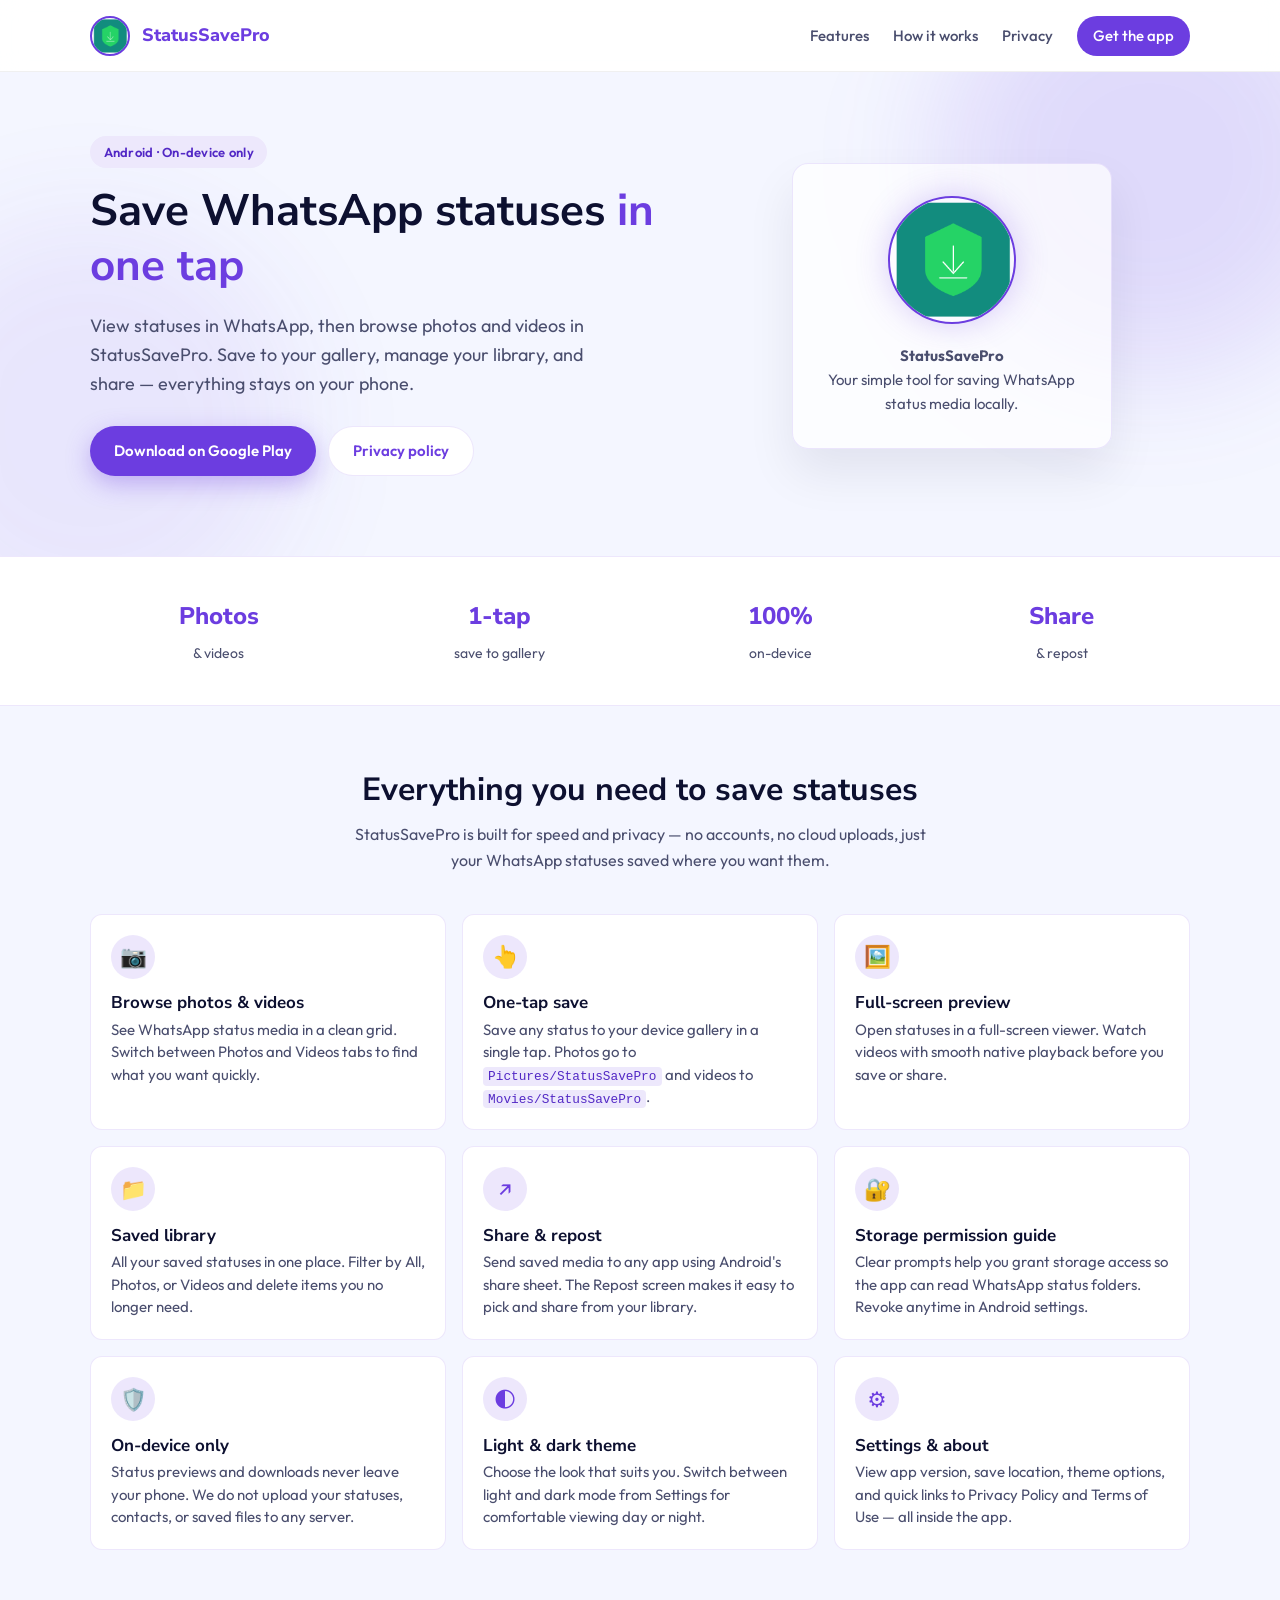
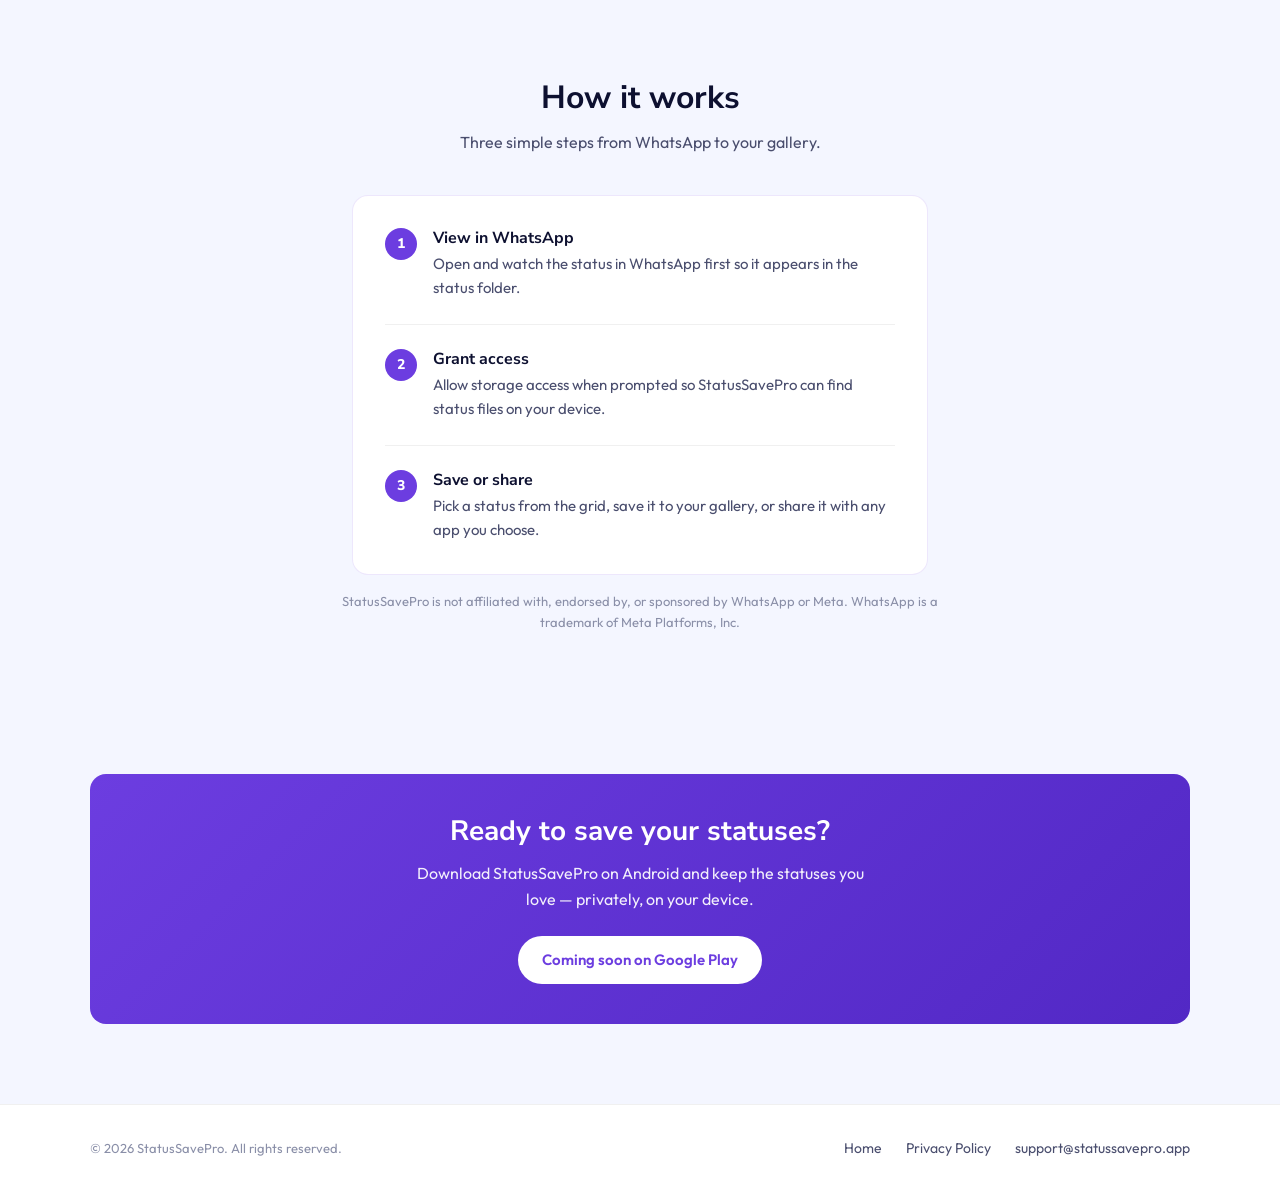
<file: index.html>
<!DOCTYPE html>
<html lang="en">
  <head>
    <meta charset="UTF-8" />
    <meta name="viewport" content="width=device-width, initial-scale=1.0" />
    <meta
      name="description"
      content="StatusSavePro — save WhatsApp status photos and videos to your gallery. Browse, preview, save, and share — all on your device."
    />
    <title>StatusSavePro — Save WhatsApp Statuses</title>
    <link rel="preconnect" href="https://fonts.googleapis.com" />
    <link rel="preconnect" href="https://fonts.gstatic.com" crossorigin />
    <link
      href="https://fonts.googleapis.com/css2?family=Nunito+Sans:opsz,wght@6..12,400;6..12,600;6..12,700;6..12,800&family=Outfit:wght@400;500;600;700&display=swap"
      rel="stylesheet"
    />
    <link rel="icon" type="image/png" href="assets/logo.png" />
    <link rel="stylesheet" href="css/styles.css" />
  </head>
  <body>
    <header class="site-header">
      <div class="container">
        <a class="brand" href="index.html">
          <img src="assets/logo.png" alt="StatusSavePro logo" width="40" height="40" />
          <span class="brand-name">StatusSavePro</span>
        </a>
        <nav class="site-nav" aria-label="Main">
          <a href="#features">Features</a>
          <a href="#how-it-works">How it works</a>
          <a href="privacy.html">Privacy</a>
          <a class="nav-cta" href="#download">Get the app</a>
        </nav>
      </div>
    </header>

    <main>
      <section class="hero">
        <div class="hero-glow hero-glow--tr" aria-hidden="true"></div>
        <div class="hero-glow hero-glow--bl" aria-hidden="true"></div>
        <div class="container hero-inner">
          <div>
            <span class="hero-badge">Android · On-device only</span>
            <h1>Save WhatsApp statuses <span>in one tap</span></h1>
            <p class="hero-lead">
              View statuses in WhatsApp, then browse photos and videos in StatusSavePro.
              Save to your gallery, manage your library, and share — everything stays on your phone.
            </p>
            <div class="hero-actions">
              <a class="btn btn-primary" href="#download">Download on Google Play</a>
              <a class="btn btn-secondary" href="privacy.html">Privacy policy</a>
            </div>
          </div>
          <div class="hero-visual">
            <div class="hero-card">
              <img src="assets/logo.png" alt="" width="128" height="128" />
              <p>
                <strong>StatusSavePro</strong><br />
                Your simple tool for saving WhatsApp status media locally.
              </p>
            </div>
          </div>
        </div>
      </section>

      <section class="highlights" aria-label="App highlights">
        <div class="container highlights-grid">
          <div class="highlight">
            <strong>Photos</strong>
            <span>&amp; videos</span>
          </div>
          <div class="highlight">
            <strong>1-tap</strong>
            <span>save to gallery</span>
          </div>
          <div class="highlight">
            <strong>100%</strong>
            <span>on-device</span>
          </div>
          <div class="highlight">
            <strong>Share</strong>
            <span>&amp; repost</span>
          </div>
        </div>
      </section>

      <section class="section" id="features">
        <div class="container">
          <div class="section-header">
            <h2>Everything you need to save statuses</h2>
            <p>
              StatusSavePro is built for speed and privacy — no accounts, no cloud uploads,
              just your WhatsApp statuses saved where you want them.
            </p>
          </div>

          <div class="features-grid">
            <article class="feature-card">
              <div class="feature-icon" aria-hidden="true">📷</div>
              <h3>Browse photos &amp; videos</h3>
              <p>
                See WhatsApp status media in a clean grid. Switch between Photos and Videos tabs
                to find what you want quickly.
              </p>
            </article>

            <article class="feature-card">
              <div class="feature-icon" aria-hidden="true">👆</div>
              <h3>One-tap save</h3>
              <p>
                Save any status to your device gallery in a single tap. Photos go to
                <code>Pictures/StatusSavePro</code> and videos to <code>Movies/StatusSavePro</code>.
              </p>
            </article>

            <article class="feature-card">
              <div class="feature-icon" aria-hidden="true">🖼️</div>
              <h3>Full-screen preview</h3>
              <p>
                Open statuses in a full-screen viewer. Watch videos with smooth native playback
                before you save or share.
              </p>
            </article>

            <article class="feature-card">
              <div class="feature-icon" aria-hidden="true">📁</div>
              <h3>Saved library</h3>
              <p>
                All your saved statuses in one place. Filter by All, Photos, or Videos and
                delete items you no longer need.
              </p>
            </article>

            <article class="feature-card">
              <div class="feature-icon" aria-hidden="true">↗️</div>
              <h3>Share &amp; repost</h3>
              <p>
                Send saved media to any app using Android's share sheet. The Repost screen makes
                it easy to pick and share from your library.
              </p>
            </article>

            <article class="feature-card">
              <div class="feature-icon" aria-hidden="true">🔐</div>
              <h3>Storage permission guide</h3>
              <p>
                Clear prompts help you grant storage access so the app can read WhatsApp status
                folders. Revoke anytime in Android settings.
              </p>
            </article>

            <article class="feature-card">
              <div class="feature-icon" aria-hidden="true">🛡️</div>
              <h3>On-device only</h3>
              <p>
                Status previews and downloads never leave your phone. We do not upload your
                statuses, contacts, or saved files to any server.
              </p>
            </article>

            <article class="feature-card">
              <div class="feature-icon" aria-hidden="true">🌓</div>
              <h3>Light &amp; dark theme</h3>
              <p>
                Choose the look that suits you. Switch between light and dark mode from Settings
                for comfortable viewing day or night.
              </p>
            </article>

            <article class="feature-card">
              <div class="feature-icon" aria-hidden="true">⚙️</div>
              <h3>Settings &amp; about</h3>
              <p>
                View app version, save location, theme options, and quick links to Privacy Policy
                and Terms of Use — all inside the app.
              </p>
            </article>
          </div>
        </div>
      </section>

      <section class="section" id="how-it-works">
        <div class="container">
          <div class="section-header">
            <h2>How it works</h2>
            <p>Three simple steps from WhatsApp to your gallery.</p>
          </div>

          <div class="steps-panel">
            <div class="step">
              <span class="step-number">1</span>
              <div>
                <h3>View in WhatsApp</h3>
                <p>Open and watch the status in WhatsApp first so it appears in the status folder.</p>
              </div>
            </div>
            <div class="step">
              <span class="step-number">2</span>
              <div>
                <h3>Grant access</h3>
                <p>Allow storage access when prompted so StatusSavePro can find status files on your device.</p>
              </div>
            </div>
            <div class="step">
              <span class="step-number">3</span>
              <div>
                <h3>Save or share</h3>
                <p>Pick a status from the grid, save it to your gallery, or share it with any app you choose.</p>
              </div>
            </div>
          </div>

          <p class="disclaimer">
            StatusSavePro is not affiliated with, endorsed by, or sponsored by WhatsApp or Meta.
            WhatsApp is a trademark of Meta Platforms, Inc.
          </p>
        </div>
      </section>

      <section class="cta" id="download">
        <div class="container">
          <div class="cta-box">
            <h2>Ready to save your statuses?</h2>
            <p>
              Download StatusSavePro on Android and keep the statuses you love — privately, on your device.
            </p>
            <a class="btn btn-secondary" href="#">Coming soon on Google Play</a>
          </div>
        </div>
      </section>
    </main>

    <footer class="site-footer">
      <div class="container footer-inner">
        <p class="footer-copy">© 2026 StatusSavePro. All rights reserved.</p>
        <nav class="footer-links" aria-label="Footer">
          <a href="index.html">Home</a>
          <a href="privacy.html">Privacy Policy</a>
          <a href="mailto:support@statussavepro.app">support@statussavepro.app</a>
        </nav>
      </div>
    </footer>
  </body>
</html>
</file>
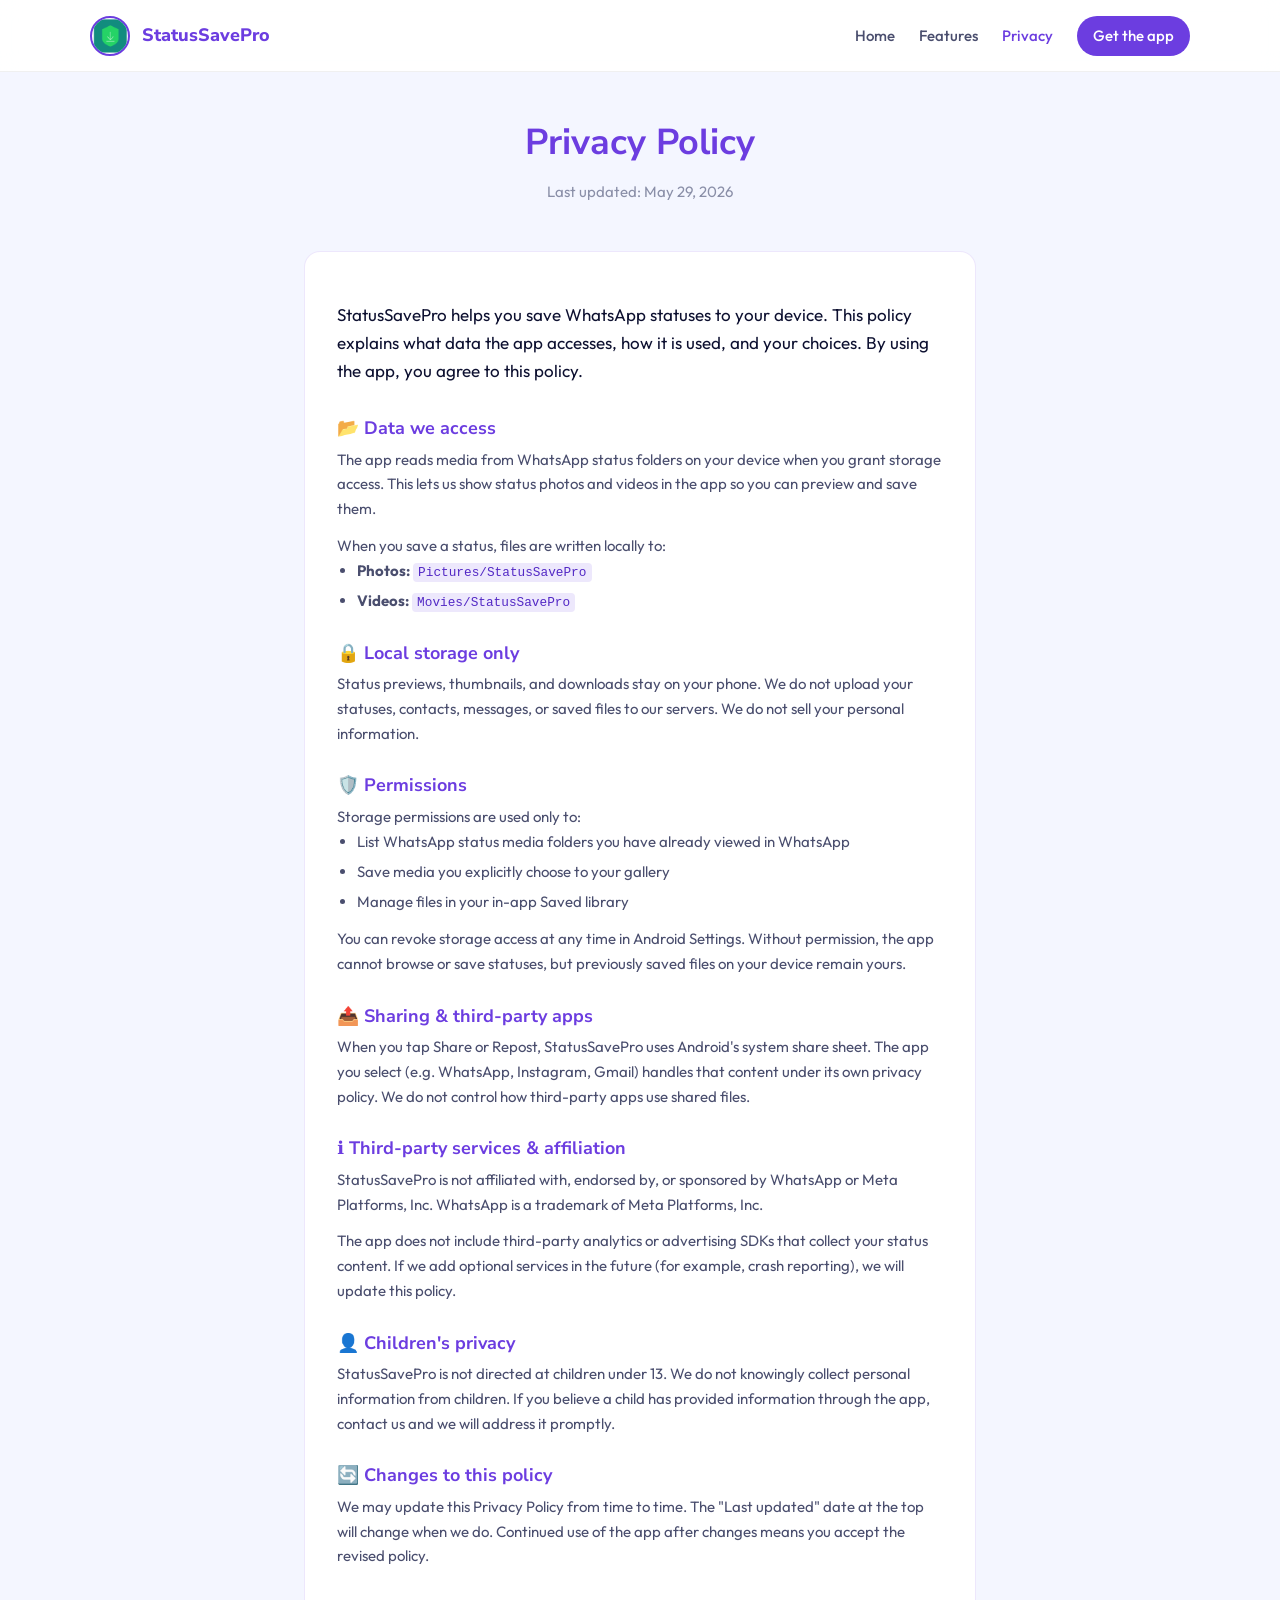
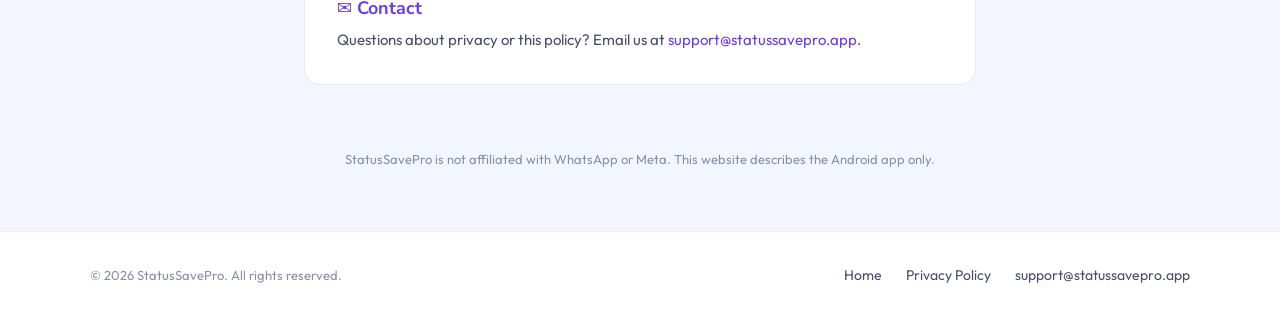
<file: privacy.html>
<!DOCTYPE html>
<html lang="en">
  <head>
    <meta charset="UTF-8" />
    <meta name="viewport" content="width=device-width, initial-scale=1.0" />
    <meta
      name="description"
      content="StatusSavePro Privacy Policy — how we handle your data, storage permissions, and on-device processing."
    />
    <title>Privacy Policy — StatusSavePro</title>
    <link rel="preconnect" href="https://fonts.googleapis.com" />
    <link rel="preconnect" href="https://fonts.gstatic.com" crossorigin />
    <link
      href="https://fonts.googleapis.com/css2?family=Nunito+Sans:opsz,wght@6..12,400;6..12,600;6..12,700;6..12,800&family=Outfit:wght@400;500;600;700&display=swap"
      rel="stylesheet"
    />
    <link rel="icon" type="image/png" href="assets/logo.png" />
    <link rel="stylesheet" href="css/styles.css" />
  </head>
  <body>
    <header class="site-header">
      <div class="container">
        <a class="brand" href="index.html">
          <img src="assets/logo.png" alt="StatusSavePro logo" width="40" height="40" />
          <span class="brand-name">StatusSavePro</span>
        </a>
        <nav class="site-nav" aria-label="Main">
          <a href="index.html">Home</a>
          <a href="index.html#features">Features</a>
          <a href="privacy.html" class="active">Privacy</a>
          <a class="nav-cta" href="index.html#download">Get the app</a>
        </nav>
      </div>
    </header>

    <main>
      <div class="container page-hero">
        <h1>Privacy Policy</h1>
        <p class="meta">Last updated: May 29, 2026</p>
      </div>

      <article class="container policy-panel">
        <p class="policy-intro">
          StatusSavePro helps you save WhatsApp statuses to your device. This policy explains
          what data the app accesses, how it is used, and your choices. By using the app, you
          agree to this policy.
        </p>

        <section class="policy-section">
          <h2>📂 Data we access</h2>
          <p>
            The app reads media from WhatsApp status folders on your device when you grant
            storage access. This lets us show status photos and videos in the app so you can
            preview and save them.
          </p>
          <p style="margin-top: 0.75rem">
            When you save a status, files are written locally to:
          </p>
          <ul>
            <li><strong>Photos:</strong> <code>Pictures/StatusSavePro</code></li>
            <li><strong>Videos:</strong> <code>Movies/StatusSavePro</code></li>
          </ul>
        </section>

        <section class="policy-section">
          <h2>🔒 Local storage only</h2>
          <p>
            Status previews, thumbnails, and downloads stay on your phone. We do not upload your
            statuses, contacts, messages, or saved files to our servers. We do not sell your
            personal information.
          </p>
        </section>

        <section class="policy-section">
          <h2>🛡️ Permissions</h2>
          <p>
            Storage permissions are used only to:
          </p>
          <ul>
            <li>List WhatsApp status media folders you have already viewed in WhatsApp</li>
            <li>Save media you explicitly choose to your gallery</li>
            <li>Manage files in your in-app Saved library</li>
          </ul>
          <p style="margin-top: 0.75rem">
            You can revoke storage access at any time in Android Settings. Without permission,
            the app cannot browse or save statuses, but previously saved files on your device
            remain yours.
          </p>
        </section>

        <section class="policy-section">
          <h2>📤 Sharing &amp; third-party apps</h2>
          <p>
            When you tap Share or Repost, StatusSavePro uses Android's system share sheet. The
            app you select (e.g. WhatsApp, Instagram, Gmail) handles that content under its own
            privacy policy. We do not control how third-party apps use shared files.
          </p>
        </section>

        <section class="policy-section">
          <h2>ℹ️ Third-party services &amp; affiliation</h2>
          <p>
            StatusSavePro is not affiliated with, endorsed by, or sponsored by WhatsApp or Meta
            Platforms, Inc. WhatsApp is a trademark of Meta Platforms, Inc.
          </p>
          <p style="margin-top: 0.75rem">
            The app does not include third-party analytics or advertising SDKs that collect your
            status content. If we add optional services in the future (for example, crash reporting),
            we will update this policy.
          </p>
        </section>

        <section class="policy-section">
          <h2>👤 Children's privacy</h2>
          <p>
            StatusSavePro is not directed at children under 13. We do not knowingly collect
            personal information from children. If you believe a child has provided information
            through the app, contact us and we will address it promptly.
          </p>
        </section>

        <section class="policy-section">
          <h2>🔄 Changes to this policy</h2>
          <p>
            We may update this Privacy Policy from time to time. The "Last updated" date at the
            top will change when we do. Continued use of the app after changes means you accept
            the revised policy.
          </p>
        </section>

        <section class="policy-section">
          <h2>✉️ Contact</h2>
          <p>
            Questions about privacy or this policy? Email us at
            <a href="mailto:support@statussavepro.app">support@statussavepro.app</a>.
          </p>
        </section>
      </article>

      <p class="container disclaimer" style="padding-bottom: 3rem">
        StatusSavePro is not affiliated with WhatsApp or Meta. This website describes the
        Android app only.
      </p>
    </main>

    <footer class="site-footer">
      <div class="container footer-inner">
        <p class="footer-copy">© 2026 StatusSavePro. All rights reserved.</p>
        <nav class="footer-links" aria-label="Footer">
          <a href="index.html">Home</a>
          <a href="privacy.html">Privacy Policy</a>
          <a href="mailto:support@statussavepro.app">support@statussavepro.app</a>
        </nav>
      </div>
    </footer>
  </body>
</html>
</file>
<file: css/styles.css>
:root {
  --bg: #f4f6ff;
  --surface: #ffffff;
  --primary: #6c3de0;
  --primary-dim: #5228c5;
  --primary-container: #ede8fc;
  --on-surface: #0d1030;
  --on-surface-variant: #4a4e6e;
  --text-hint: #8a8fa8;
  --glass-bg: rgba(255, 255, 255, 0.72);
  --glass-border: rgba(108, 61, 224, 0.12);
  --glow: rgba(108, 61, 224, 0.15);
  --radius-lg: 16px;
  --radius-md: 12px;
  --radius-full: 9999px;
  --max-width: 1100px;
  --header-height: 72px;
}

*,
*::before,
*::after {
  box-sizing: border-box;
}

html {
  scroll-behavior: smooth;
}

body {
  margin: 0;
  font-family: 'Outfit', system-ui, -apple-system, sans-serif;
  font-size: 16px;
  line-height: 1.6;
  color: var(--on-surface);
  background: var(--bg);
  min-height: 100vh;
}

h1,
h2,
h3 {
  font-family: 'Nunito Sans', system-ui, sans-serif;
  font-weight: 700;
  line-height: 1.25;
  margin: 0;
}

a {
  color: var(--primary);
  text-decoration: none;
}

a:hover {
  text-decoration: underline;
}

img {
  max-width: 100%;
  height: auto;
  display: block;
}

.container {
  width: min(100% - 2rem, var(--max-width));
  margin-inline: auto;
}

/* Header */
.site-header {
  position: sticky;
  top: 0;
  z-index: 100;
  height: var(--header-height);
  background: rgba(255, 255, 255, 0.92);
  backdrop-filter: blur(12px);
  border-bottom: 1px solid rgba(0, 0, 0, 0.06);
}

.site-header .container {
  display: flex;
  align-items: center;
  justify-content: space-between;
  height: 100%;
  gap: 1rem;
}

.brand {
  display: flex;
  align-items: center;
  gap: 0.75rem;
  text-decoration: none;
  color: inherit;
}

.brand:hover {
  text-decoration: none;
}

.brand img {
  width: 40px;
  height: 40px;
  border-radius: var(--radius-full);
  border: 2px solid var(--primary);
}

.brand-name {
  font-family: 'Nunito Sans', sans-serif;
  font-weight: 800;
  font-size: 1.125rem;
  color: var(--primary);
}

.site-nav {
  display: flex;
  align-items: center;
  gap: 1.5rem;
}

.site-nav a {
  font-size: 0.9375rem;
  font-weight: 500;
  color: var(--on-surface-variant);
  text-decoration: none;
}

.site-nav a:hover,
.site-nav a.active {
  color: var(--primary);
  text-decoration: none;
}

.nav-cta {
  display: inline-flex;
  align-items: center;
  padding: 0.5rem 1rem;
  border-radius: var(--radius-full);
  background: var(--primary);
  color: #fff !important;
  font-weight: 600;
  font-size: 0.875rem;
}

.nav-cta:hover {
  background: var(--primary-dim);
  text-decoration: none;
}

/* Hero */
.hero {
  position: relative;
  padding: 4rem 0 5rem;
  overflow: hidden;
}

.hero-glow {
  position: absolute;
  width: 420px;
  height: 420px;
  border-radius: 50%;
  background: var(--glow);
  filter: blur(60px);
  pointer-events: none;
}

.hero-glow--tr {
  top: -120px;
  right: -80px;
}

.hero-glow--bl {
  bottom: -80px;
  left: -120px;
  opacity: 0.6;
}

.hero-inner {
  position: relative;
  display: grid;
  grid-template-columns: 1fr;
  gap: 2.5rem;
  align-items: center;
}

@media (min-width: 768px) {
  .hero-inner {
    grid-template-columns: 1.1fr 0.9fr;
  }
}

.hero-badge {
  display: inline-block;
  padding: 0.35rem 0.85rem;
  margin-bottom: 1rem;
  border-radius: var(--radius-full);
  background: var(--primary-container);
  color: var(--primary-dim);
  font-size: 0.8125rem;
  font-weight: 600;
  letter-spacing: 0.02em;
}

.hero h1 {
  font-size: clamp(2rem, 5vw, 2.75rem);
  color: var(--on-surface);
  margin-bottom: 1rem;
}

.hero h1 span {
  color: var(--primary);
}

.hero-lead {
  font-size: 1.125rem;
  color: var(--on-surface-variant);
  max-width: 32rem;
  margin-bottom: 1.75rem;
}

.hero-actions {
  display: flex;
  flex-wrap: wrap;
  gap: 0.75rem;
}

.btn {
  display: inline-flex;
  align-items: center;
  justify-content: center;
  gap: 0.5rem;
  padding: 0.75rem 1.5rem;
  border-radius: var(--radius-full);
  font-weight: 600;
  font-size: 0.9375rem;
  border: none;
  cursor: pointer;
  text-decoration: none;
  transition: transform 0.15s ease, box-shadow 0.15s ease;
}

.btn:hover {
  text-decoration: none;
  transform: translateY(-1px);
}

.btn-primary {
  background: var(--primary);
  color: #fff;
  box-shadow: 0 8px 24px rgba(108, 61, 224, 0.35);
}

.btn-primary:hover {
  background: var(--primary-dim);
  color: #fff;
}

.btn-secondary {
  background: var(--surface);
  color: var(--primary);
  border: 1px solid var(--glass-border);
}

.btn-secondary:hover {
  background: var(--primary-container);
}

.hero-visual {
  display: flex;
  justify-content: center;
}

.hero-card {
  width: min(100%, 320px);
  padding: 2rem;
  border-radius: var(--radius-lg);
  background: var(--glass-bg);
  border: 1px solid var(--glass-border);
  box-shadow: 0 24px 48px rgba(13, 16, 48, 0.08);
  text-align: center;
}

.hero-card img {
  width: 128px;
  height: 128px;
  margin: 0 auto 1.25rem;
  border-radius: var(--radius-full);
  border: 2px solid var(--primary);
  box-shadow: 0 0 32px rgba(108, 61, 224, 0.25);
}

.hero-card p {
  margin: 0;
  font-size: 0.9375rem;
  color: var(--on-surface-variant);
}

/* Sections */
.section {
  padding: 4rem 0;
}

.section-header {
  text-align: center;
  max-width: 36rem;
  margin: 0 auto 2.5rem;
}

.section-header h2 {
  font-size: clamp(1.5rem, 3vw, 2rem);
  color: var(--on-surface);
  margin-bottom: 0.75rem;
}

.section-header p {
  margin: 0;
  color: var(--on-surface-variant);
}

/* Features grid */
.features-grid {
  display: grid;
  grid-template-columns: 1fr;
  gap: 1rem;
}

@media (min-width: 540px) {
  .features-grid {
    grid-template-columns: repeat(2, 1fr);
  }
}

@media (min-width: 900px) {
  .features-grid {
    grid-template-columns: repeat(3, 1fr);
  }
}

.feature-card {
  padding: 1.25rem;
  border-radius: var(--radius-md);
  background: var(--surface);
  border: 1px solid var(--glass-border);
  transition: box-shadow 0.2s ease, border-color 0.2s ease;
}

.feature-card:hover {
  border-color: rgba(108, 61, 224, 0.35);
  box-shadow: 0 12px 32px rgba(108, 61, 224, 0.1);
}

.feature-icon {
  width: 44px;
  height: 44px;
  display: flex;
  align-items: center;
  justify-content: center;
  border-radius: var(--radius-full);
  background: rgba(108, 61, 224, 0.12);
  color: var(--primary);
  font-size: 1.35rem;
  margin-bottom: 0.85rem;
}

.feature-card h3 {
  font-size: 1.0625rem;
  margin-bottom: 0.35rem;
  color: var(--on-surface);
}

.feature-card p {
  margin: 0;
  font-size: 0.9375rem;
  color: var(--on-surface-variant);
  line-height: 1.5;
}

/* How it works */
.steps-panel {
  max-width: 36rem;
  margin: 0 auto;
  padding: 2rem;
  border-radius: var(--radius-lg);
  background: var(--surface);
  border: 1px solid var(--glass-border);
}

.step {
  display: flex;
  gap: 1rem;
  padding-bottom: 1.5rem;
  margin-bottom: 1.5rem;
  border-bottom: 1px solid rgba(0, 0, 0, 0.06);
}

.step:last-child {
  padding-bottom: 0;
  margin-bottom: 0;
  border-bottom: none;
}

.step-number {
  flex-shrink: 0;
  width: 32px;
  height: 32px;
  display: flex;
  align-items: center;
  justify-content: center;
  border-radius: var(--radius-full);
  background: var(--primary);
  color: #fff;
  font-family: 'Nunito Sans', sans-serif;
  font-weight: 800;
  font-size: 0.875rem;
}

.step h3 {
  font-size: 1rem;
  margin-bottom: 0.25rem;
}

.step p {
  margin: 0;
  font-size: 0.9375rem;
  color: var(--on-surface-variant);
}

/* Highlights strip */
.highlights {
  background: var(--surface);
  border-block: 1px solid var(--glass-border);
}

.highlights-grid {
  display: grid;
  grid-template-columns: repeat(2, 1fr);
  gap: 1.5rem;
  padding: 2.5rem 0;
}

@media (min-width: 768px) {
  .highlights-grid {
    grid-template-columns: repeat(4, 1fr);
  }
}

.highlight {
  text-align: center;
}

.highlight strong {
  display: block;
  font-family: 'Nunito Sans', sans-serif;
  font-size: 1.5rem;
  font-weight: 800;
  color: var(--primary);
  margin-bottom: 0.25rem;
}

.highlight span {
  font-size: 0.875rem;
  color: var(--on-surface-variant);
}

/* CTA */
.cta {
  text-align: center;
  padding: 4rem 0 5rem;
}

.cta-box {
  padding: 2.5rem 2rem;
  border-radius: var(--radius-lg);
  background: linear-gradient(135deg, var(--primary) 0%, var(--primary-dim) 100%);
  color: #fff;
}

.cta-box h2 {
  font-size: clamp(1.375rem, 3vw, 1.75rem);
  margin-bottom: 0.75rem;
}

.cta-box p {
  margin: 0 auto 1.5rem;
  max-width: 28rem;
  opacity: 0.92;
}

.cta-box .btn-secondary {
  background: #fff;
  color: var(--primary);
  border: none;
}

/* Privacy page */
.page-hero {
  padding: 3rem 0 2rem;
  text-align: center;
}

.page-hero h1 {
  font-size: clamp(1.75rem, 4vw, 2.25rem);
  color: var(--primary);
  margin-bottom: 0.5rem;
}

.page-hero .meta {
  font-size: 0.9375rem;
  color: var(--text-hint);
}

.policy-panel {
  max-width: 42rem;
  margin: 0 auto 4rem;
  padding: 2rem;
  border-radius: var(--radius-lg);
  background: var(--surface);
  border: 1px solid var(--glass-border);
}

.policy-intro {
  font-size: 1.0625rem;
  line-height: 1.65;
  margin-bottom: 2rem;
  color: var(--on-surface);
}

.policy-section {
  margin-bottom: 1.75rem;
}

.policy-section:last-child {
  margin-bottom: 0;
}

.policy-section h2 {
  font-size: 1.125rem;
  color: var(--primary);
  margin-bottom: 0.5rem;
  display: flex;
  align-items: center;
  gap: 0.5rem;
}

.policy-section p,
.policy-section ul {
  margin: 0;
  font-size: 0.9375rem;
  color: var(--on-surface-variant);
  line-height: 1.65;
}

.policy-section ul {
  padding-left: 1.25rem;
}

.policy-section li {
  margin-bottom: 0.35rem;
}

/* Footer */
.site-footer {
  padding: 2rem 0;
  border-top: 1px solid rgba(0, 0, 0, 0.06);
  background: var(--surface);
}

.footer-inner {
  display: flex;
  flex-direction: column;
  align-items: center;
  gap: 1rem;
  text-align: center;
}

@media (min-width: 640px) {
  .footer-inner {
    flex-direction: row;
    justify-content: space-between;
    text-align: left;
  }
}

.footer-links {
  display: flex;
  flex-wrap: wrap;
  justify-content: center;
  gap: 1rem 1.5rem;
}

.footer-links a {
  font-size: 0.875rem;
  color: var(--on-surface-variant);
}

.footer-copy {
  font-size: 0.8125rem;
  color: var(--text-hint);
  margin: 0;
}

.disclaimer {
  font-size: 0.8125rem;
  color: var(--text-hint);
  text-align: center;
  margin-top: 1rem;
  max-width: 40rem;
  margin-inline: auto;
}

code {
  font-size: 0.85em;
  padding: 0.15em 0.4em;
  border-radius: 4px;
  background: var(--primary-container);
  color: var(--primary-dim);
}
</file>
